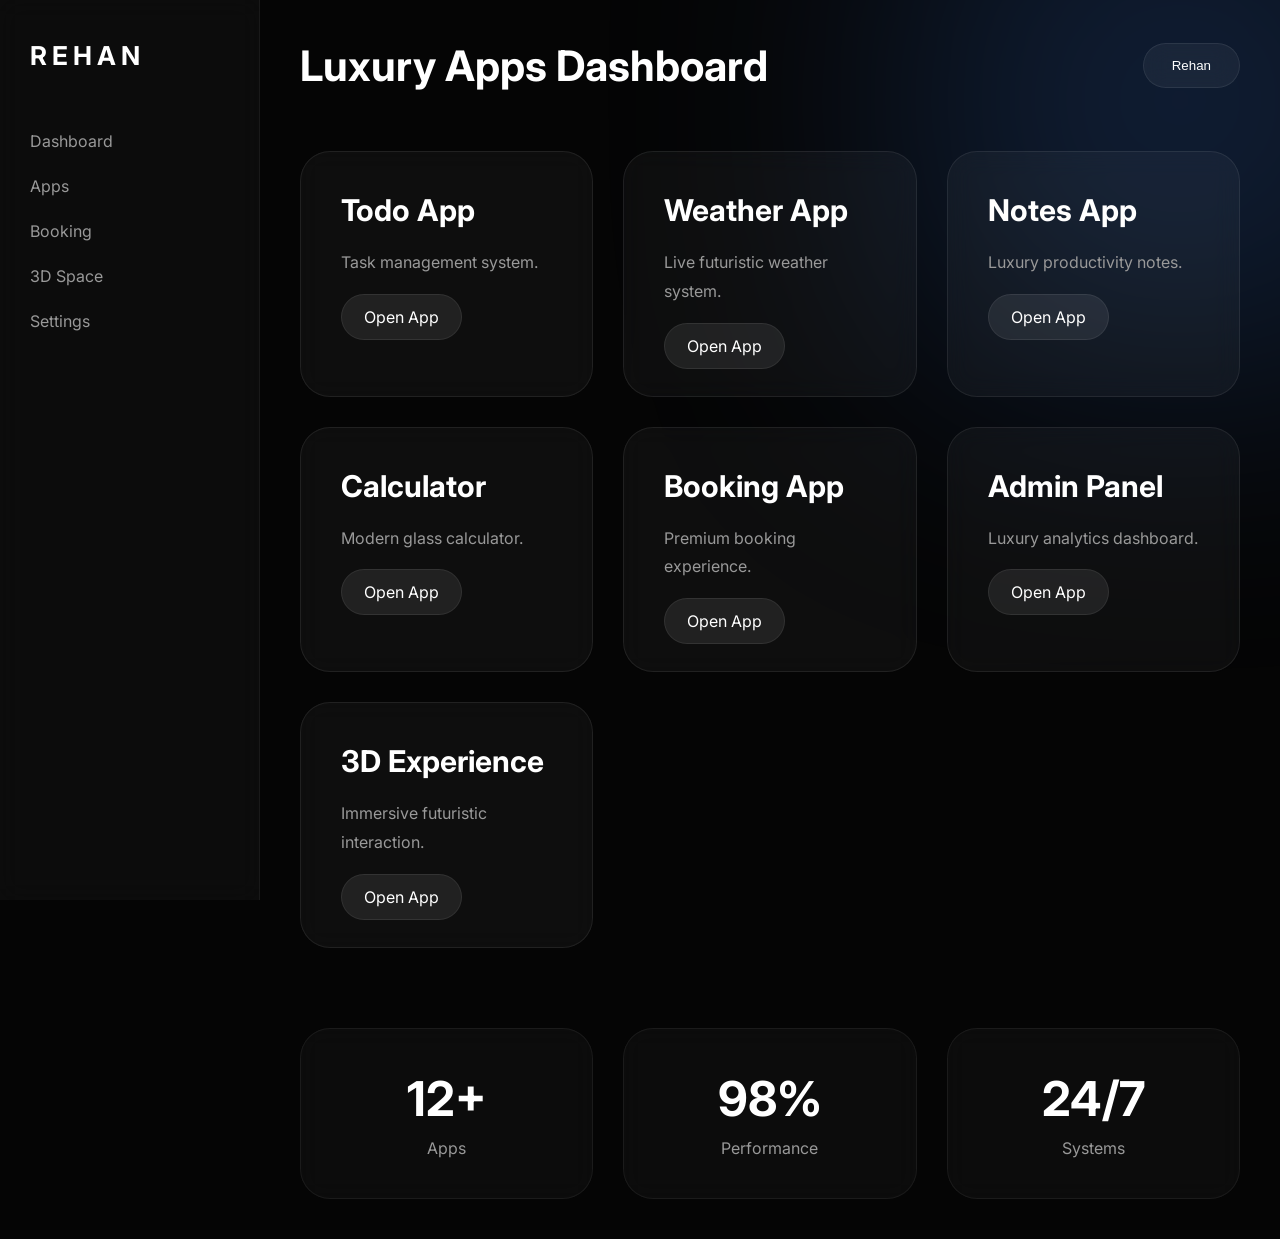
<file: dashboard/index.html>
<!DOCTYPE html>
<html lang="en">
<head>
  <meta charset="UTF-8">
  <meta name="viewport" content="width=device-width, initial-scale=1.0">

  <title>REHAN Dashboard</title>

  <link rel="preconnect" href="https://fonts.googleapis.com">

  <link href="https://fonts.googleapis.com/css2?family=Inter:wght@300;400;500;600;700&display=swap" rel="stylesheet">

  <link rel="stylesheet" href="style.css">
</head>
<body>

<div class="bg-glow"></div>

<!-- SIDEBAR -->

<aside class="sidebar">

  <div class="logo">
    REHAN
  </div>

  <nav>

    <a href="#">Dashboard</a>
    <a href="#">Apps</a>
    <a href="#">Booking</a>
    <a href="#">3D Space</a>
    <a href="#">Settings</a>

  </nav>

</aside>

<!-- MAIN -->

<main class="main">

  <!-- TOPBAR -->

  <div class="topbar">

    <h1>
      Luxury Apps Dashboard
    </h1>

    <button class="profile-btn">
      Rehan
    </button>

  </div>

  <!-- APP GRID -->

  <section class="apps-grid">

    <div class="app-card">
      <h2>Todo App</h2>
      <p>Task management system.</p>

     <a href="todo.html">Open App</a>
    </div>

    <div class="app-card">
      <h2>Weather App</h2>
      <p>Live futuristic weather system.</p>

      <a href="weather.html">Open App</a>
    </div>

    <div class="app-card">
      <h2>Notes App</h2>
      <p>Luxury productivity notes.</p>

     <a href="notes.html">Open App</a>
    </div>

    <div class="app-card">
      <h2>Calculator</h2>
      <p>Modern glass calculator.</p>

     <a href="calculator.html">Open App</a>
    </div>

    <div class="app-card">
      <h2>Booking App</h2>
      <p>Premium booking experience.</p>

     <a href="booking.html">Open App</a>
    </div>

    <div class="app-card">

  <h2>Admin Panel</h2>

  <p>Luxury analytics dashboard.</p>

  <a href="admin.html">
    Open App
  </a>

</div>
    
    <div class="app-card">

  <h2>3D Experience</h2>

  <p>Immersive futuristic interaction.</p>

  <a href="3d.html">
    Open App
  </a>

</div>

  </section>

  <!-- STATS -->

  <section class="stats">

    <div class="stat-box">
      <h3>12+</h3>
      <p>Apps</p>
    </div>

    <div class="stat-box">
      <h3>98%</h3>
      <p>Performance</p>
    </div>

    <div class="stat-box">
      <h3>24/7</h3>
      <p>Systems</p>
    </div>

  </section>

</main>

<script src="script.js"></script>
</body>
</html>
</file>
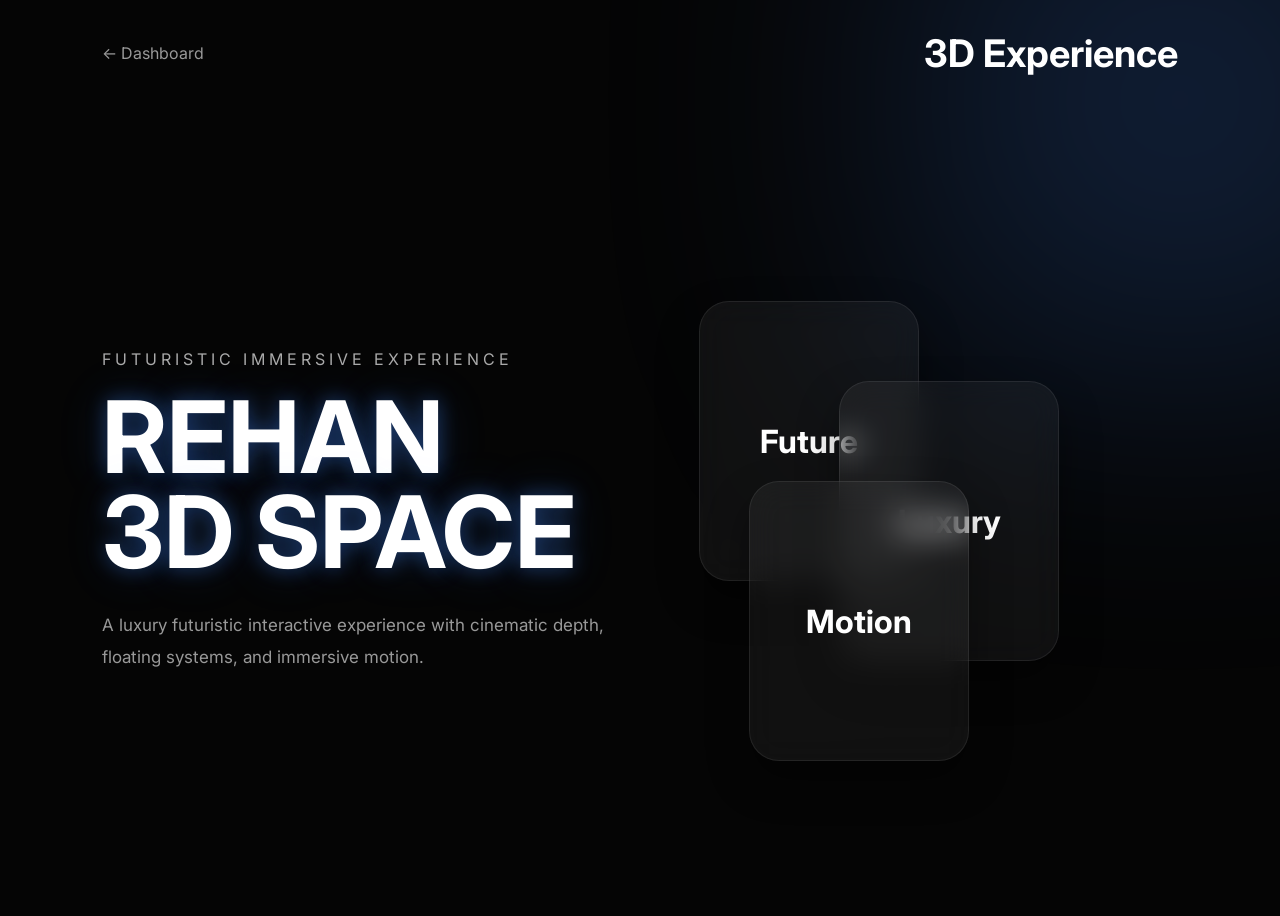
<file: 3d.html>
<!DOCTYPE html>
<html lang="en">
<head>
  <meta charset="UTF-8">
  <meta name="viewport" content="width=device-width, initial-scale=1.0">

  <title>REHAN 3D</title>

  <link rel="preconnect" href="https://fonts.googleapis.com">

  <link href="https://fonts.googleapis.com/css2?family=Inter:wght@300;400;500;600;700&display=swap" rel="stylesheet">

  <link rel="stylesheet" href="3d.css">
</head>
<body>

<div class="bg-glow"></div>

<!-- NAVBAR -->

<header class="navbar">

  <a href="index.html" class="back-btn">
    ← Dashboard
  </a>

  <h1>3D Experience</h1>

</header>

<!-- HERO -->

<section class="hero">

  <div class="hero-text">

    <p class="small-text">
      FUTURISTIC IMMERSIVE EXPERIENCE
    </p>

    <h1>
      REHAN<br>
      3D SPACE
    </h1>

    <p class="description">
      A luxury futuristic interactive experience with
      cinematic depth, floating systems, and immersive motion.
    </p>

  </div>

  <!-- 3D AREA -->

  <div class="scene">

    <div class="card card1">
      Future
    </div>

    <div class="card card2">
      Luxury
    </div>

    <div class="card card3">
      Motion
    </div>

  </div>

</section>

<script src="3d.js"></script>
</body>
</html>
</file>
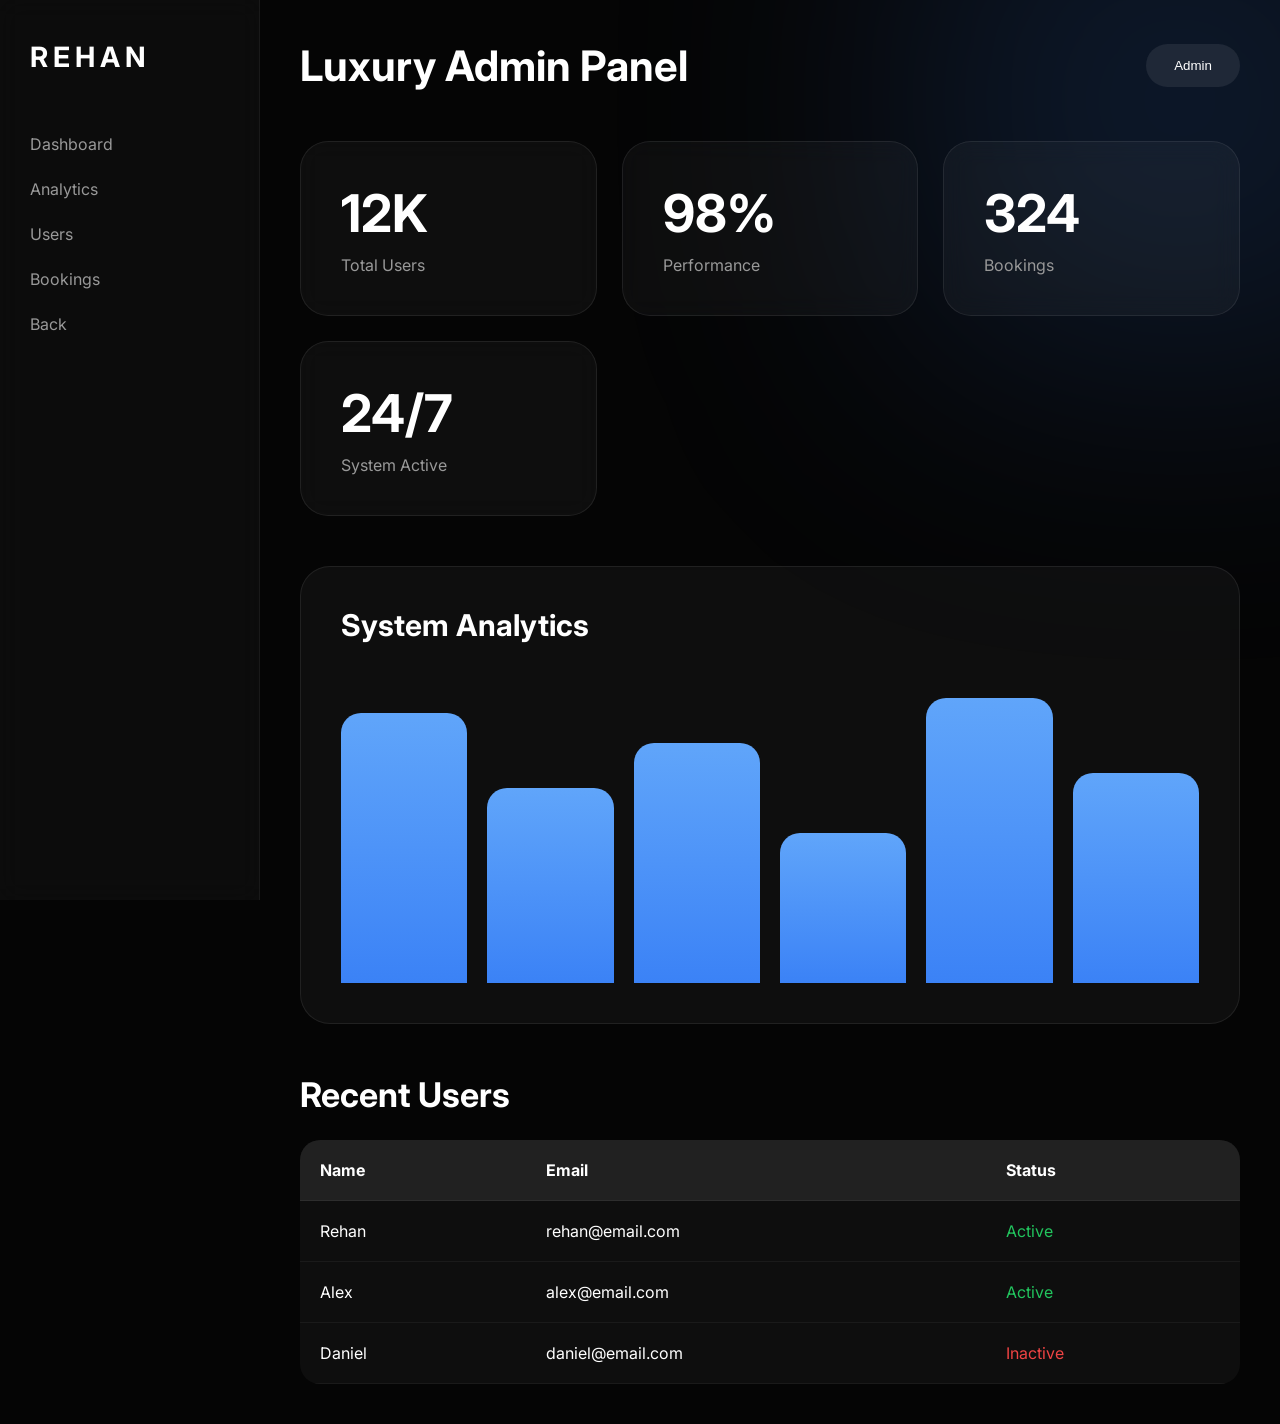
<file: admin.html>
<!DOCTYPE html>
<html lang="en">
<head>
  <meta charset="UTF-8">
  <meta name="viewport" content="width=device-width, initial-scale=1.0">

  <title>REHAN Admin</title>

  <link rel="preconnect" href="https://fonts.googleapis.com">

  <link href="https://fonts.googleapis.com/css2?family=Inter:wght@300;400;500;600;700&display=swap" rel="stylesheet">

  <link rel="stylesheet" href="admin.css">
</head>
<body>

<div class="bg-glow"></div>

<!-- SIDEBAR -->

<aside class="sidebar">

  <div class="logo">
    REHAN
  </div>

  <nav>

    <a href="#">Dashboard</a>
    <a href="#">Analytics</a>
    <a href="#">Users</a>
    <a href="#">Bookings</a>
    <a href="index.html">Back</a>

  </nav>

</aside>

<!-- MAIN -->

<main class="main">

  <!-- TOPBAR -->

  <div class="topbar">

    <h1>Luxury Admin Panel</h1>

    <button class="admin-btn">
      Admin
    </button>

  </div>

  <!-- STATS -->

  <section class="stats-grid">

    <div class="stat-card">
      <h2>12K</h2>
      <p>Total Users</p>
    </div>

    <div class="stat-card">
      <h2>98%</h2>
      <p>Performance</p>
    </div>

    <div class="stat-card">
      <h2>324</h2>
      <p>Bookings</p>
    </div>

    <div class="stat-card">
      <h2>24/7</h2>
      <p>System Active</p>
    </div>

  </section>

  <!-- ANALYTICS -->

  <section class="analytics">

    <div class="chart-card">

      <h3>System Analytics</h3>

      <div class="bars">

        <div class="bar" style="height: 90%"></div>
        <div class="bar" style="height: 65%"></div>
        <div class="bar" style="height: 80%"></div>
        <div class="bar" style="height: 50%"></div>
        <div class="bar" style="height: 95%"></div>
        <div class="bar" style="height: 70%"></div>

      </div>

    </div>

  </section>

  <!-- USERS TABLE -->

  <section class="users-section">

    <h2>Recent Users</h2>

    <div class="table-container">

      <table>

        <thead>

          <tr>
            <th>Name</th>
            <th>Email</th>
            <th>Status</th>
          </tr>

        </thead>

        <tbody>

          <tr>
            <td>Rehan</td>
            <td>rehan@email.com</td>
            <td class="active">Active</td>
          </tr>

          <tr>
            <td>Alex</td>
            <td>alex@email.com</td>
            <td class="active">Active</td>
          </tr>

          <tr>
            <td>Daniel</td>
            <td>daniel@email.com</td>
            <td class="inactive">Inactive</td>
          </tr>

        </tbody>

      </table>

    </div>

  </section>

</main>

<script src="admin.js"></script>
</body>
</html>
</file>
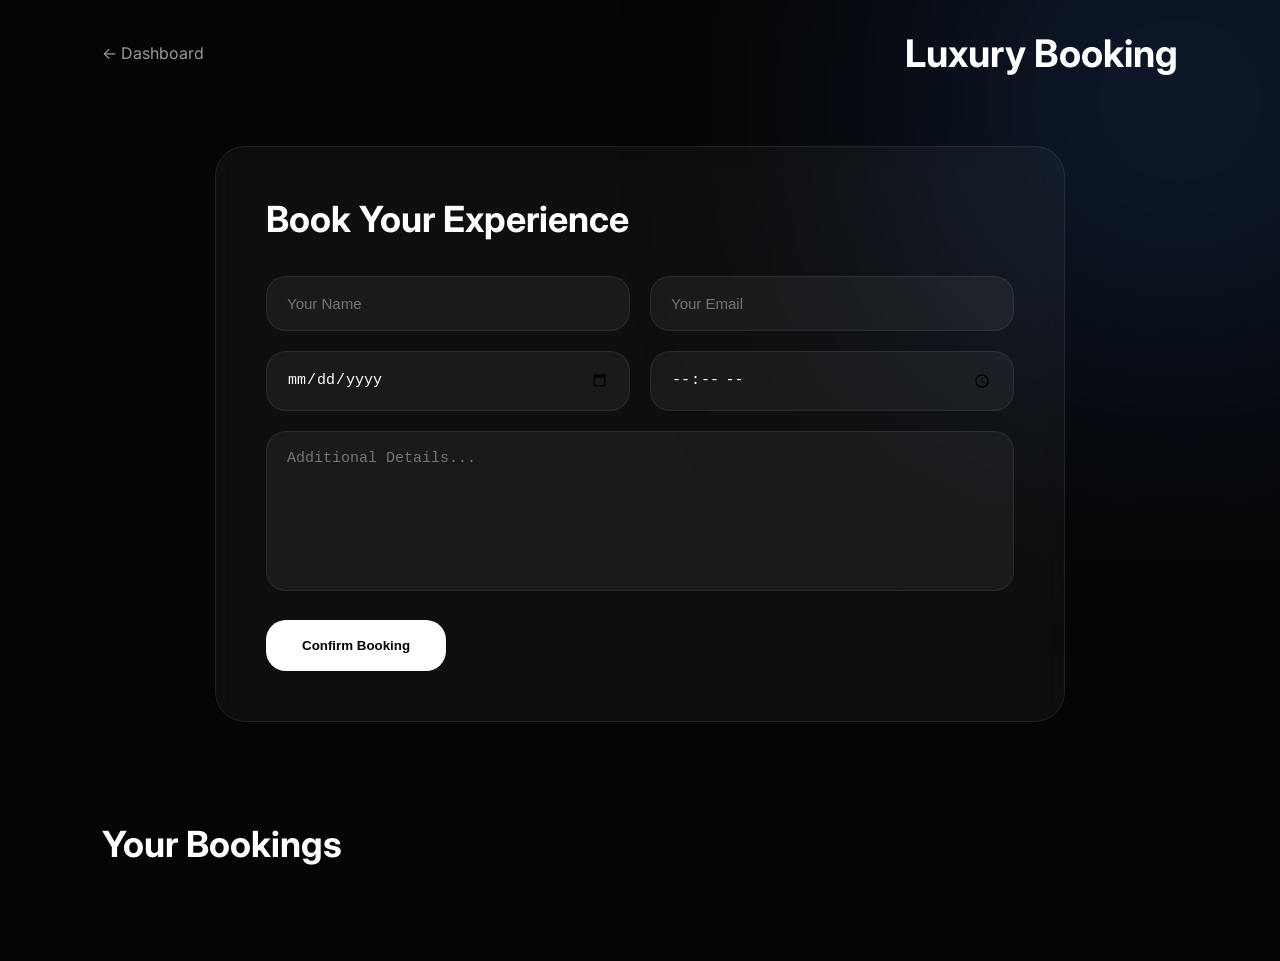
<file: booking.html>
<!DOCTYPE html>
<html lang="en">
<head>
  <meta charset="UTF-8">
  <meta name="viewport" content="width=device-width, initial-scale=1.0">

  <title>REHAN Booking</title>

  <link rel="preconnect" href="https://fonts.googleapis.com">

  <link href="https://fonts.googleapis.com/css2?family=Inter:wght@300;400;500;600;700&display=swap" rel="stylesheet">

  <link rel="stylesheet" href="booking.css">
</head>
<body>

<div class="bg-glow"></div>

<!-- NAVBAR -->

<header class="navbar">

  <a href="index.html" class="back-btn">
    ← Dashboard
  </a>

  <h1>Luxury Booking</h1>

</header>

<!-- BOOKING SECTION -->

<section class="booking-container">

  <div class="booking-box">

    <h2>Book Your Experience</h2>

    <div class="form-group">

      <input
        type="text"
        id="name"
        placeholder="Your Name"
      >

      <input
        type="email"
        id="email"
        placeholder="Your Email"
      >

    </div>

    <div class="form-group">

      <input
        type="date"
        id="date"
      >

      <input
        type="time"
        id="time"
      >

    </div>

    <textarea
      id="message"
      placeholder="Additional Details..."
    ></textarea>

    <button onclick="addBooking()">
      Confirm Booking
    </button>

  </div>

</section>

<!-- BOOKINGS -->

<section class="bookings-section">

  <h2>Your Bookings</h2>

  <div id="bookingList" class="booking-list"></div>

</section>

<script src="booking.js"></script>
</body>
</html>
</file>
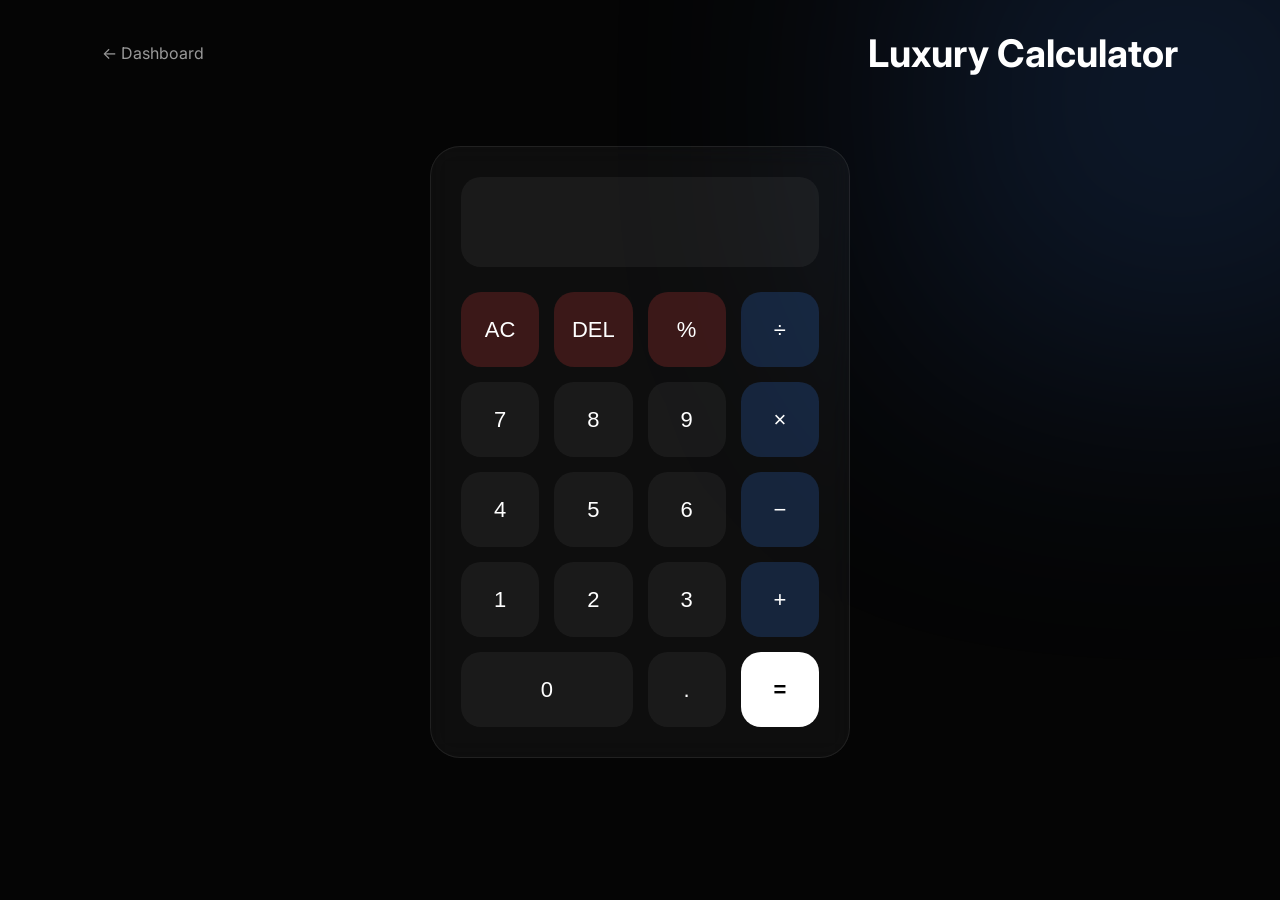
<file: calculator.html>
<!DOCTYPE html>
<html lang="en">
<head>
  <meta charset="UTF-8">
  <meta name="viewport" content="width=device-width, initial-scale=1.0">

  <title>REHAN Calculator</title>

  <link rel="preconnect" href="https://fonts.googleapis.com">

  <link href="https://fonts.googleapis.com/css2?family=Inter:wght@300;400;500;600;700&display=swap" rel="stylesheet">

  <link rel="stylesheet" href="calculator.css">
</head>
<body>

<div class="bg-glow"></div>

<!-- NAVBAR -->

<header class="navbar">

  <a href="index.html" class="back-btn">
    ← Dashboard
  </a>

  <h1>Luxury Calculator</h1>

</header>

<!-- CALCULATOR -->

<section class="calculator-container">

  <div class="calculator">

    <input
      type="text"
      id="display"
      readonly
    >

    <div class="buttons">

      <button onclick="clearDisplay()" class="special">
        AC
      </button>

      <button onclick="deleteLast()" class="special">
        DEL
      </button>

      <button onclick="appendValue('%')" class="special">
        %
      </button>

      <button onclick="appendValue('/')" class="operator">
        ÷
      </button>

      <button onclick="appendValue('7')">7</button>
      <button onclick="appendValue('8')">8</button>
      <button onclick="appendValue('9')">9</button>

      <button onclick="appendValue('*')" class="operator">
        ×
      </button>

      <button onclick="appendValue('4')">4</button>
      <button onclick="appendValue('5')">5</button>
      <button onclick="appendValue('6')">6</button>

      <button onclick="appendValue('-')" class="operator">
        −
      </button>

      <button onclick="appendValue('1')">1</button>
      <button onclick="appendValue('2')">2</button>
      <button onclick="appendValue('3')">3</button>

      <button onclick="appendValue('+')" class="operator">
        +
      </button>

      <button onclick="appendValue('0')" class="zero">
        0
      </button>

      <button onclick="appendValue('.')">
        .
      </button>

      <button onclick="calculate()" class="equal">
        =
      </button>

    </div>

  </div>

</section>

<script src="calculator.js"></script>
</body>
</html>
</file>
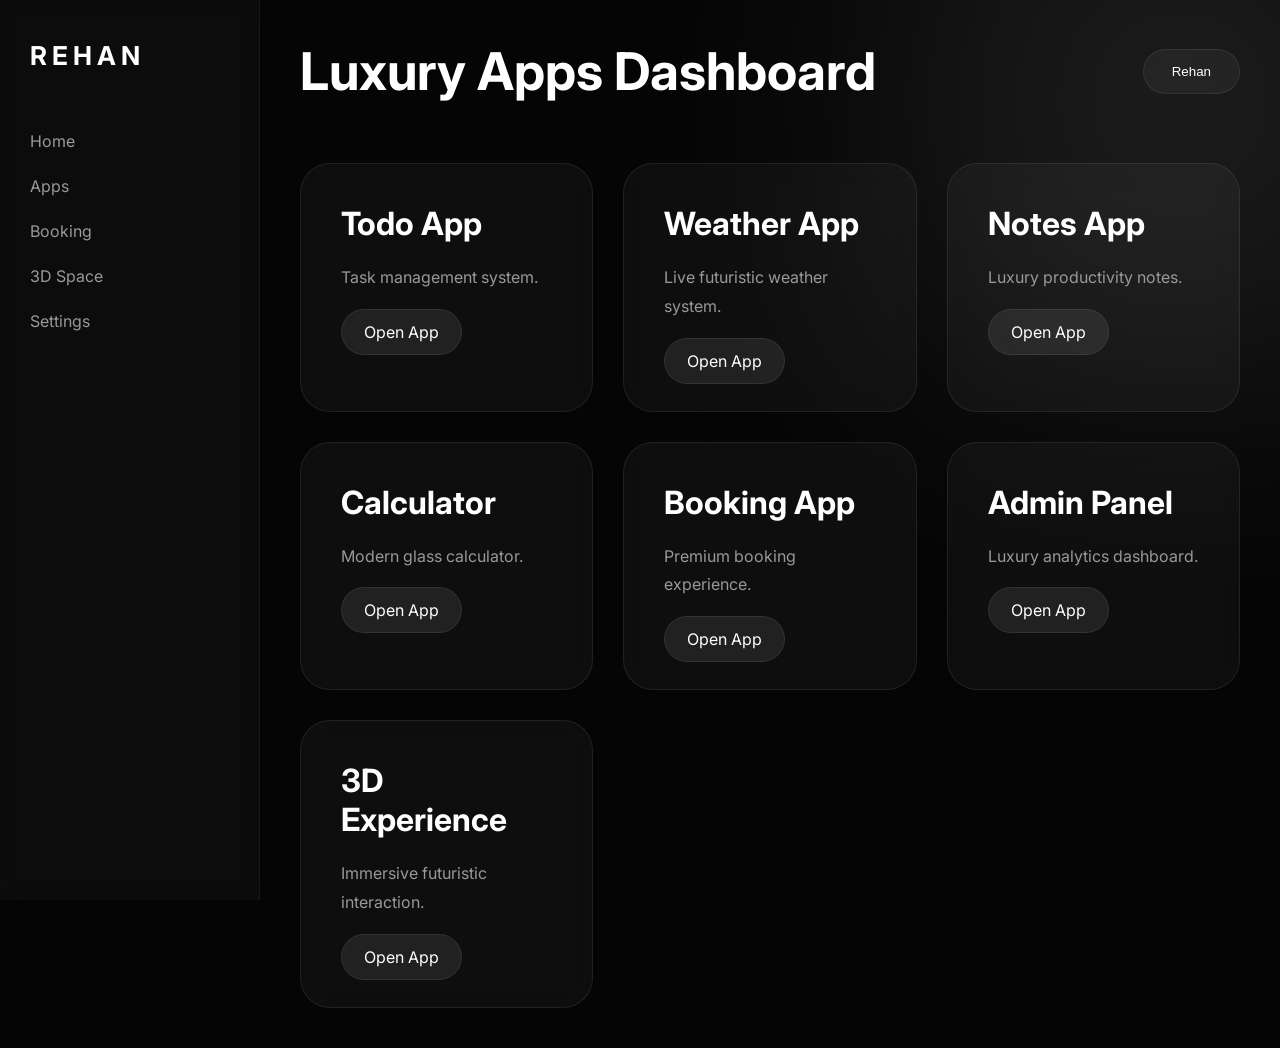
<file: dashboard.html>
<!DOCTYPE html>
<html lang="en">
<head>
  <meta charset="UTF-8">
  <meta name="viewport" content="width=device-width, initial-scale=1.0">

  <title>REHAN Dashboard</title>

  <link rel="preconnect" href="https://fonts.googleapis.com">

  <link href="https://fonts.googleapis.com/css2?family=Inter:wght@300;400;500;600;700&display=swap" rel="stylesheet">

  <link rel="stylesheet" href="dashboard.css">
</head>
<body>

<div class="bg-glow"></div>

<!-- SIDEBAR -->

<aside class="sidebar">

  <div class="logo">
    REHAN
  </div>

  <nav>

    <a href="index.html">Home</a>
    <a href="#">Apps</a>
    <a href="#">Booking</a>
    <a href="#">3D Space</a>
    <a href="#">Settings</a>

  </nav>

</aside>

<!-- MAIN -->

<main class="main">

  <div class="topbar">

    <h1>
      Luxury Apps Dashboard
    </h1>

    <button class="profile-btn">
      Rehan
    </button>

  </div>

  <!-- APPS -->

  <section class="apps-grid">

    <div class="app-card">
      <h2>Todo App</h2>
      <p>Task management system.</p>

      <a href="todo.html">
        Open App
      </a>
    </div>

    <div class="app-card">
      <h2>Weather App</h2>
      <p>Live futuristic weather system.</p>

      <a href="weather.html">
        Open App
      </a>
    </div>

    <div class="app-card">
      <h2>Notes App</h2>
      <p>Luxury productivity notes.</p>

      <a href="notes.html">
        Open App
      </a>
    </div>

    <div class="app-card">
      <h2>Calculator</h2>
      <p>Modern glass calculator.</p>

      <a href="calculator.html">
        Open App
      </a>
    </div>

    <div class="app-card">
      <h2>Booking App</h2>
      <p>Premium booking experience.</p>

      <a href="booking.html">
        Open App
      </a>
    </div>

    <div class="app-card">
      <h2>Admin Panel</h2>
      <p>Luxury analytics dashboard.</p>

      <a href="admin.html">
        Open App
      </a>
    </div>

    <div class="app-card">
      <h2>3D Experience</h2>
      <p>Immersive futuristic interaction.</p>

      <a href="3d.html">
        Open App
      </a>
    </div>

  </section>

</main>

<script src="dashboard.js"></script>
</body>
</html>
</file>
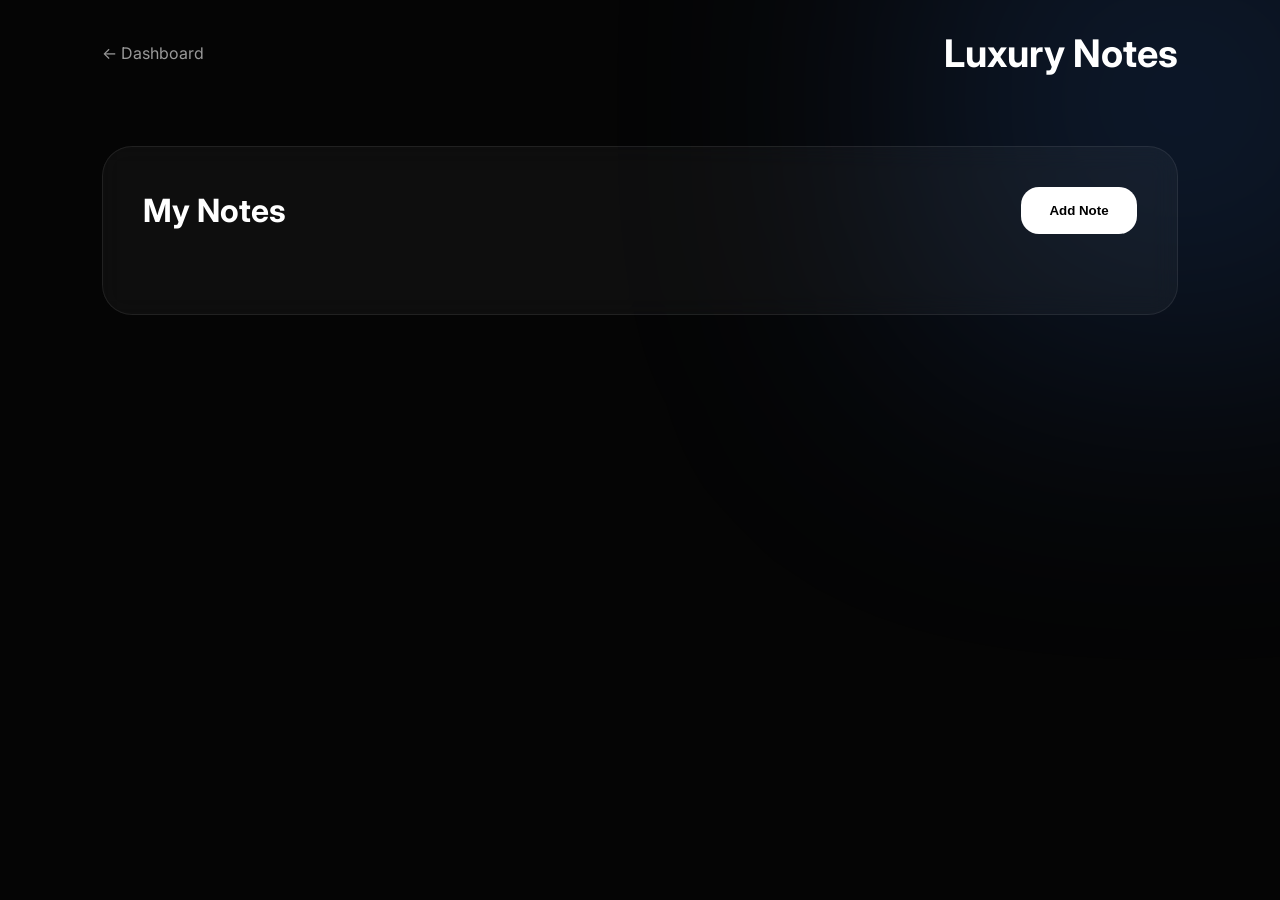
<file: notes.html>
<!DOCTYPE html>
<html lang="en">
<head>
  <meta charset="UTF-8">
  <meta name="viewport" content="width=device-width, initial-scale=1.0">

  <title>REHAN Notes</title>

  <link rel="preconnect" href="https://fonts.googleapis.com">

  <link href="https://fonts.googleapis.com/css2?family=Inter:wght@300;400;500;600;700&display=swap" rel="stylesheet">

  <link rel="stylesheet" href="notes.css">
</head>
<body>

<div class="bg-glow"></div>

<!-- NAVBAR -->

<header class="navbar">

  <a href="index.html" class="back-btn">
    ← Dashboard
  </a>

  <h1>Luxury Notes</h1>

</header>

<!-- NOTES SECTION -->

<section class="notes-container">

  <div class="notes-box">

    <div class="top-section">

      <h2>My Notes</h2>

      <button onclick="addNote()">
        Add Note
      </button>

    </div>

    <div id="notesGrid" class="notes-grid"></div>

  </div>

</section>

<script src="notes.js"></script>
</body>
</html>
</file>
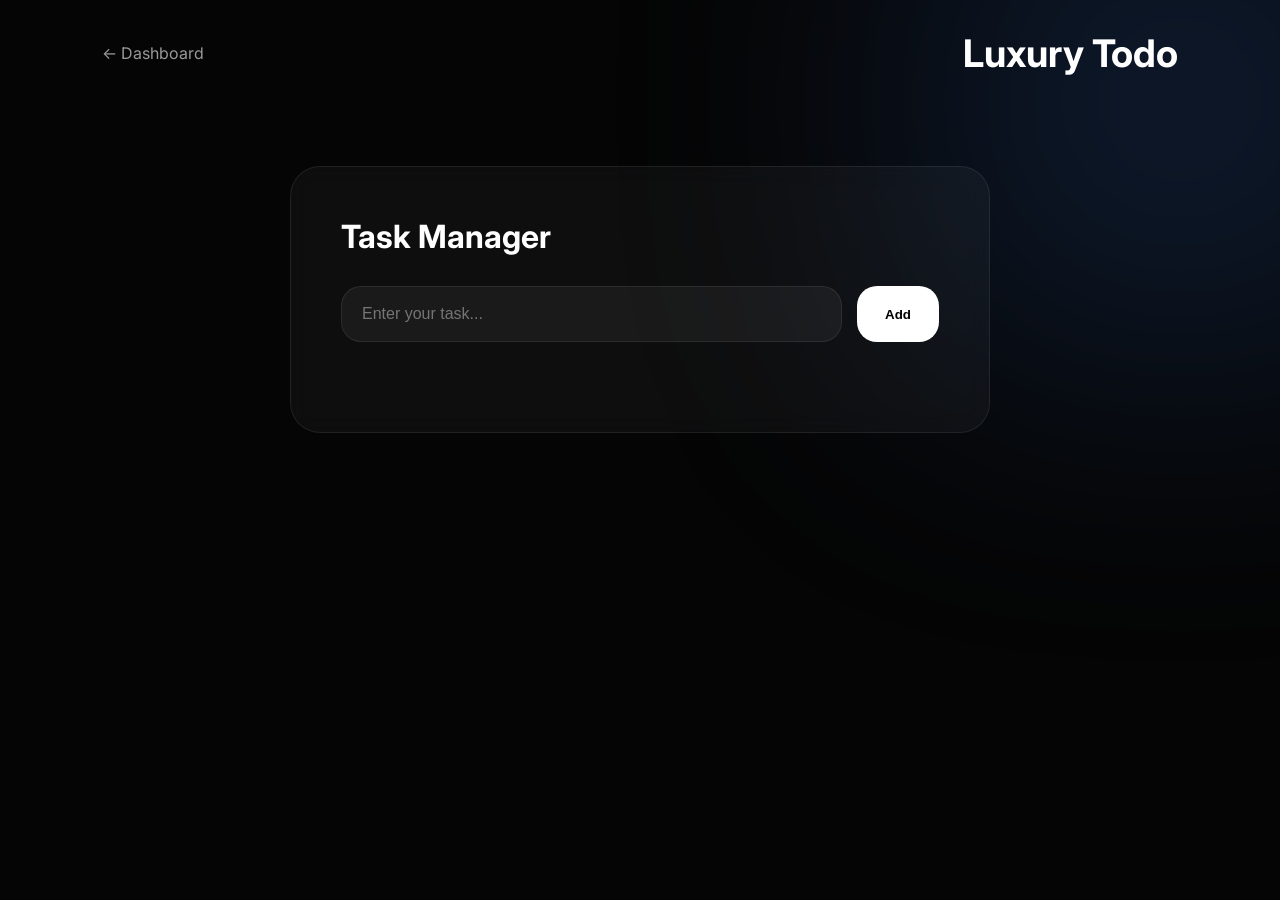
<file: todo.html>
<!DOCTYPE html>
<html lang="en">
<head>
  <meta charset="UTF-8">
  <meta name="viewport" content="width=device-width, initial-scale=1.0">

  <title>REHAN Todo</title>

  <link rel="preconnect" href="https://fonts.googleapis.com">

  <link href="https://fonts.googleapis.com/css2?family=Inter:wght@300;400;500;600;700&display=swap" rel="stylesheet">

  <link rel="stylesheet" href="todo.css">
</head>
<body>

<div class="bg-glow"></div>

<!-- NAVBAR -->

<header class="navbar">

  <a href="index.html" class="back-btn">
    ← Dashboard
  </a>

  <h1>Luxury Todo</h1>

</header>

<!-- TODO CONTAINER -->

<section class="todo-container">

  <div class="todo-box">

    <h2>Task Manager</h2>

    <div class="input-group">

      <input
        type="text"
        id="taskInput"
        placeholder="Enter your task..."
      >

      <button onclick="addTask()">
        Add
      </button>

    </div>

    <ul id="taskList"></ul>

  </div>

</section>

<script src="todo.js"></script>
</body>
</html>
</file>
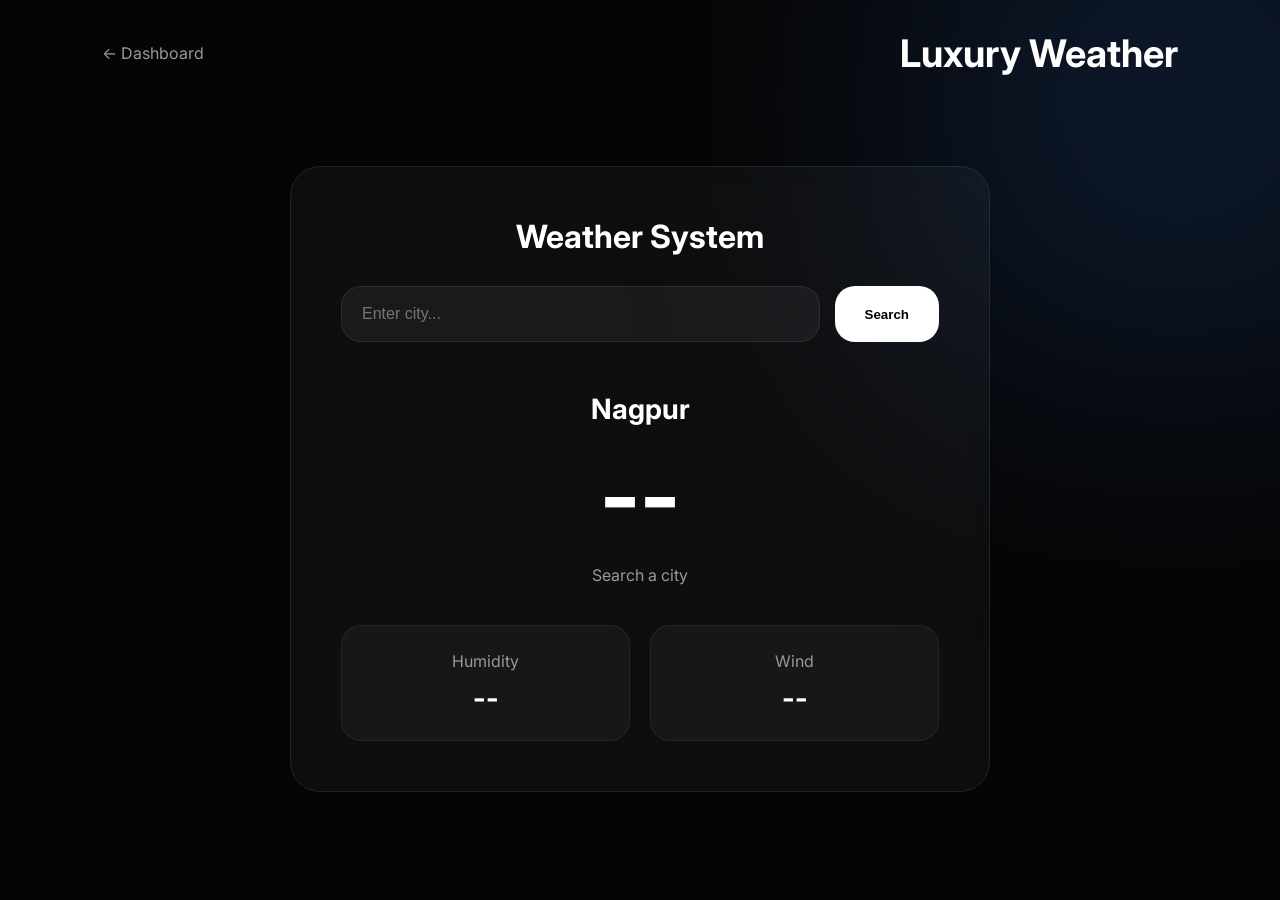
<file: weather.html>
<!DOCTYPE html>
<html lang="en">
<head>
  <meta charset="UTF-8">
  <meta name="viewport" content="width=device-width, initial-scale=1.0">

  <title>REHAN Weather</title>

  <link rel="preconnect" href="https://fonts.googleapis.com">

  <link href="https://fonts.googleapis.com/css2?family=Inter:wght@300;400;500;600;700&display=swap" rel="stylesheet">

  <link rel="stylesheet" href="weather.css">
</head>
<body>

<div class="bg-glow"></div>

<!-- NAVBAR -->

<header class="navbar">

  <a href="index.html" class="back-btn">
    ← Dashboard
  </a>

  <h1>Luxury Weather</h1>

</header>

<!-- WEATHER SECTION -->

<section class="weather-container">

  <div class="weather-box">

    <h2>Weather System</h2>

    <div class="search-box">

      <input
        type="text"
        id="cityInput"
        placeholder="Enter city..."
      >

      <button onclick="getWeather()">
        Search
      </button>

    </div>

    <div class="weather-result" id="weatherResult">

      <h3 id="cityName">
        Nagpur
      </h3>

      <h1 id="temperature">
        --
      </h1>

      <p id="condition">
        Search a city
      </p>

      <div class="details">

        <div class="detail-card">
          <p>Humidity</p>
          <h4 id="humidity">
            --
          </h4>
        </div>

        <div class="detail-card">
          <p>Wind</p>
          <h4 id="wind">
            --
          </h4>
        </div>

      </div>

    </div>

  </div>

</section>

<script src="weather.js"></script>
</body>
</html>
</file>
<file: dashboard/style.css>
* {
  margin: 0;
  padding: 0;
  box-sizing: border-box;
}

body {
  font-family: "Inter", sans-serif;

  background: #050505;
  color: white;

  display: flex;

  overflow-x: hidden;
}

/* BACKGROUND GLOW */

.bg-glow {
  position: fixed;

  width: 700px;
  height: 700px;

  background: radial-gradient(circle, rgba(59,130,246,0.25), transparent);

  top: -250px;
  right: -250px;

  filter: blur(120px);

  z-index: -1;
}

/* SIDEBAR */

.sidebar {
  width: 260px;
  height: 100vh;

  position: fixed;

  background: rgba(255,255,255,0.03);

  backdrop-filter: blur(12px);

  border-right: 1px solid rgba(255,255,255,0.05);

  padding: 40px 30px;
}

.logo {
  font-size: 26px;
  font-weight: 700;

  letter-spacing: 5px;

  margin-bottom: 60px;
}

nav {
  display: flex;
  flex-direction: column;
}

nav a {
  text-decoration: none;
  color: #999;

  margin-bottom: 25px;

  transition: 0.3s;
}

nav a:hover {
  color: white;
}

/* MAIN */

.main {
  margin-left: 260px;

  width: 100%;

  padding: 40px;
}

/* TOPBAR */

.topbar {
  display: flex;
  justify-content: space-between;
  align-items: center;

  margin-bottom: 60px;
}

.topbar h1 {
  font-size: 42px;
}

.profile-btn {
  padding: 14px 28px;

  border-radius: 40px;

  border: 1px solid rgba(255,255,255,0.08);

  background: rgba(255,255,255,0.05);

  color: white;

  backdrop-filter: blur(12px);

  cursor: pointer;

  transition: 0.4s;
}

.profile-btn:hover {
  transform: translateY(-4px);
}

/* APP GRID */

.apps-grid {
  display: grid;

  grid-template-columns: repeat(auto-fit, minmax(280px,1fr));

  gap: 30px;
}

.app-card {
  background: rgba(255,255,255,0.04);

  border: 1px solid rgba(255,255,255,0.08);

  border-radius: 30px;

  padding: 40px;

  backdrop-filter: blur(12px);

  transition: 0.4s;
}

.app-card:hover {
  transform:
    translateY(-10px)
    rotateX(4deg)
    rotateY(-4deg);

  border-color: rgba(255,255,255,0.15);
}

.app-card h2 {
  margin-bottom: 20px;

  font-size: 30px;
}

.app-card p {
  color: #999;

  line-height: 1.8;

  margin-bottom: 30px;
}

.app-card a {
  text-decoration: none;

  color: white;

  padding: 12px 22px;

  border-radius: 30px;

  background: rgba(255,255,255,0.08);

  border: 1px solid rgba(255,255,255,0.08);

  transition: 0.3s;
}

.app-card a:hover {
  background: white;
  color: black;
}

/* STATS */

.stats {
  display: grid;

  grid-template-columns: repeat(auto-fit, minmax(220px,1fr));

  gap: 30px;

  margin-top: 80px;
}

.stat-box {
  background: rgba(255,255,255,0.03);

  border: 1px solid rgba(255,255,255,0.06);

  border-radius: 30px;

  padding: 40px;

  text-align: center;

  backdrop-filter: blur(12px);

  transition: 0.4s;
}

.stat-box:hover {
  transform: translateY(-8px);
}

.stat-box h3 {
  font-size: 48px;

  margin-bottom: 10px;
}

.stat-box p {
  color: #999;
}

/* RESPONSIVE */

@media (max-width: 900px) {

  .sidebar {
    display: none;
  }

  .main {
    margin-left: 0;
  }

  .topbar {
    flex-direction: column;
    align-items: flex-start;

    gap: 20px;
  }

  .topbar h1 {
    font-size: 32px;
  }

}
</file>
<file: 3d.css>
* {
  margin: 0;
  padding: 0;
  box-sizing: border-box;
}

body {
  font-family: "Inter", sans-serif;

  background: #050505;
  color: white;

  min-height: 100vh;

  overflow: hidden;
}

/* GLOW */

.bg-glow {
  position: fixed;

  width: 700px;
  height: 700px;

  background: radial-gradient(circle, rgba(59,130,246,0.25), transparent);

  top: -250px;
  right: -250px;

  filter: blur(120px);

  z-index: -1;
}

/* NAVBAR */

.navbar {
  display: flex;
  justify-content: space-between;
  align-items: center;

  padding: 30px 8%;
}

.back-btn {
  text-decoration: none;

  color: #999;

  transition: 0.3s;
}

.back-btn:hover {
  color: white;
}

.navbar h1 {
  font-size: 38px;
}

/* HERO */

.hero {
  min-height: 90vh;

  display: grid;
  grid-template-columns: 1fr 1fr;

  align-items: center;

  padding: 0 8%;
}

/* TEXT */

.small-text {
  letter-spacing: 4px;

  color: #aaa;

  margin-bottom: 20px;
}

.hero h1 {
  font-size: 100px;

  line-height: 0.95;

  margin-bottom: 30px;

  text-shadow:
    0 0 20px rgba(59,130,246,0.4),
    0 0 50px rgba(59,130,246,0.2);
}

.description {
  max-width: 550px;

  line-height: 1.9;

  color: #999;

  font-size: 17px;
}

/* 3D SCENE */

.scene {
  position: relative;

  width: 500px;
  height: 500px;

  margin: auto;

  perspective: 1200px;
}

/* CARDS */

.card {
  position: absolute;

  width: 220px;
  height: 280px;

  border-radius: 30px;

  background: rgba(255,255,255,0.05);

  border: 1px solid rgba(255,255,255,0.08);

  backdrop-filter: blur(16px);

  display: flex;
  justify-content: center;
  align-items: center;

  font-size: 32px;
  font-weight: 700;

  transition: 0.2s;

  box-shadow:
    0 20px 40px rgba(0,0,0,0.4);
}

/* POSITIONS */

.card1 {
  top: 40px;
  left: 40px;
}

.card2 {
  top: 120px;
  left: 180px;
}

.card3 {
  top: 220px;
  left: 90px;
}

/* FLOATING */

.card1 {
  animation: float1 5s ease-in-out infinite;
}

.card2 {
  animation: float2 6s ease-in-out infinite;
}

.card3 {
  animation: float3 7s ease-in-out infinite;
}

@keyframes float1 {

  50% {
    transform: translateY(-20px);
  }

}

@keyframes float2 {

  50% {
    transform: translateY(-30px);
  }

}

@keyframes float3 {

  50% {
    transform: translateY(-25px);
  }

}

/* RESPONSIVE */

@media (max-width: 900px) {

  body {
    overflow-y: auto;
  }

  .hero {
    grid-template-columns: 1fr;

    padding-top: 60px;

    gap: 80px;
  }

  .hero h1 {
    font-size: 60px;
  }

  .scene {
    width: 100%;
    height: 500px;
  }

}
</file>
<file: admin.css>
* {
  margin: 0;
  padding: 0;
  box-sizing: border-box;
}

body {
  font-family: "Inter", sans-serif;

  background: #050505;
  color: white;

  display: flex;

  overflow-x: hidden;
}

/* BACKGROUND */

.bg-glow {
  position: fixed;

  width: 700px;
  height: 700px;

  background: radial-gradient(circle, rgba(59,130,246,0.2), transparent);

  top: -250px;
  right: -250px;

  filter: blur(120px);

  z-index: -1;
}

/* SIDEBAR */

.sidebar {
  width: 260px;
  height: 100vh;

  position: fixed;

  background: rgba(255,255,255,0.03);

  border-right: 1px solid rgba(255,255,255,0.05);

  backdrop-filter: blur(12px);

  padding: 40px 30px;
}

.logo {
  font-size: 28px;

  font-weight: 700;

  letter-spacing: 5px;

  margin-bottom: 60px;
}

nav {
  display: flex;
  flex-direction: column;
}

nav a {
  text-decoration: none;

  color: #999;

  margin-bottom: 25px;

  transition: 0.3s;
}

nav a:hover {
  color: white;
}

/* MAIN */

.main {
  margin-left: 260px;

  width: 100%;

  padding: 40px;
}

/* TOPBAR */

.topbar {
  display: flex;
  justify-content: space-between;
  align-items: center;

  margin-bottom: 50px;
}

.topbar h1 {
  font-size: 42px;
}

.admin-btn {
  padding: 14px 28px;

  border-radius: 40px;

  border: none;

  background: rgba(255,255,255,0.08);

  color: white;

  cursor: pointer;

  transition: 0.3s;
}

.admin-btn:hover {
  transform: translateY(-4px);
}

/* STATS */

.stats-grid {
  display: grid;

  grid-template-columns: repeat(auto-fit, minmax(220px,1fr));

  gap: 25px;

  margin-bottom: 50px;
}

.stat-card {
  background: rgba(255,255,255,0.04);

  border: 1px solid rgba(255,255,255,0.08);

  border-radius: 28px;

  padding: 40px;

  backdrop-filter: blur(12px);

  transition: 0.4s;
}

.stat-card:hover {
  transform: translateY(-8px);
}

.stat-card h2 {
  font-size: 52px;

  margin-bottom: 10px;
}

.stat-card p {
  color: #999;
}

/* ANALYTICS */

.chart-card {
  background: rgba(255,255,255,0.04);

  border: 1px solid rgba(255,255,255,0.08);

  border-radius: 30px;

  padding: 40px;

  margin-bottom: 50px;
}

.chart-card h3 {
  margin-bottom: 40px;

  font-size: 30px;
}

.bars {
  display: flex;
  align-items: flex-end;

  gap: 20px;

  height: 300px;
}

.bar {
  flex: 1;

  background: linear-gradient(
    to top,
    #3b82f6,
    #60a5fa
  );

  border-radius: 20px 20px 0 0;

  animation: grow 1s ease;
}

@keyframes grow {

  from {
    height: 0;
  }

}

/* USERS */

.users-section h2 {
  margin-bottom: 25px;

  font-size: 34px;
}

.table-container {
  overflow-x: auto;
}

table {
  width: 100%;

  border-collapse: collapse;

  background: rgba(255,255,255,0.04);

  border-radius: 20px;

  overflow: hidden;
}

th,
td {
  padding: 20px;

  text-align: left;
}

th {
  background: rgba(255,255,255,0.08);
}

tr {
  border-bottom: 1px solid rgba(255,255,255,0.05);
}

.active {
  color: #22c55e;
}

.inactive {
  color: #ef4444;
}

/* RESPONSIVE */

@media (max-width: 900px) {

  .sidebar {
    display: none;
  }

  .main {
    margin-left: 0;
  }

  .topbar {
    flex-direction: column;
    align-items: flex-start;

    gap: 20px;
  }

  .topbar h1 {
    font-size: 32px;
  }

}
</file>
<file: booking.css>
* {
  margin: 0;
  padding: 0;
  box-sizing: border-box;
}

body {
  font-family: "Inter", sans-serif;

  background: #050505;
  color: white;

  min-height: 100vh;

  overflow-x: hidden;
}

/* BACKGROUND */

.bg-glow {
  position: fixed;

  width: 700px;
  height: 700px;

  background: radial-gradient(circle, rgba(59,130,246,0.2), transparent);

  top: -250px;
  right: -250px;

  filter: blur(120px);

  z-index: -1;
}

/* NAVBAR */

.navbar {
  display: flex;
  justify-content: space-between;
  align-items: center;

  padding: 30px 8%;
}

.back-btn {
  text-decoration: none;

  color: #999;

  transition: 0.3s;
}

.back-btn:hover {
  color: white;
}

.navbar h1 {
  font-size: 38px;
}

/* CONTAINER */

.booking-container {
  display: flex;
  justify-content: center;

  padding: 40px 20px;
}

/* BOOKING BOX */

.booking-box {
  width: 100%;
  max-width: 850px;

  background: rgba(255,255,255,0.04);

  border: 1px solid rgba(255,255,255,0.08);

  border-radius: 30px;

  padding: 50px;

  backdrop-filter: blur(12px);
}

.booking-box h2 {
  font-size: 36px;

  margin-bottom: 35px;
}

/* FORM */

.form-group {
  display: grid;

  grid-template-columns: 1fr 1fr;

  gap: 20px;

  margin-bottom: 20px;
}

input,
textarea {
  width: 100%;

  padding: 18px 20px;

  border-radius: 20px;

  border: 1px solid rgba(255,255,255,0.08);

  background: rgba(255,255,255,0.05);

  color: white;

  outline: none;

  font-size: 15px;
}

textarea {
  min-height: 160px;

  resize: none;

  margin-bottom: 25px;
}

/* BUTTON */

button {
  padding: 18px 36px;

  border-radius: 20px;

  border: none;

  background: white;

  color: black;

  font-weight: 600;

  cursor: pointer;

  transition: 0.3s;
}

button:hover {
  transform: translateY(-4px);
}

/* BOOKINGS */

.bookings-section {
  padding: 60px 8%;
}

.bookings-section h2 {
  margin-bottom: 35px;

  font-size: 36px;
}

.booking-list {
  display: grid;

  grid-template-columns: repeat(auto-fit, minmax(300px,1fr));

  gap: 25px;
}

/* BOOKING CARD */

.booking-card {
  background: rgba(255,255,255,0.04);

  border: 1px solid rgba(255,255,255,0.08);

  border-radius: 25px;

  padding: 30px;

  animation: fadeIn 0.4s ease;
}

.booking-card h3 {
  margin-bottom: 15px;
}

.booking-card p {
  color: #999;

  line-height: 1.8;

  margin-bottom: 10px;
}

.delete-btn {
  margin-top: 20px;

  background: #ef4444;

  color: white;

  padding: 12px 20px;

  border-radius: 14px;

  border: none;

  cursor: pointer;

  transition: 0.3s;
}

.delete-btn:hover {
  transform: scale(1.05);
}

/* ANIMATION */

@keyframes fadeIn {

  from {
    opacity: 0;
    transform: translateY(20px);
  }

  to {
    opacity: 1;
    transform: translateY(0);
  }

}

/* RESPONSIVE */

@media (max-width: 700px) {

  .form-group {
    grid-template-columns: 1fr;
  }

  .navbar h1 {
    font-size: 28px;
  }

  .booking-box {
    padding: 30px;
  }

}
</file>
<file: calculator.css>
* {
  margin: 0;
  padding: 0;
  box-sizing: border-box;
}

body {
  font-family: "Inter", sans-serif;

  background: #050505;
  color: white;

  min-height: 100vh;

  overflow-x: hidden;
}

/* BACKGROUND */

.bg-glow {
  position: fixed;

  width: 700px;
  height: 700px;

  background: radial-gradient(circle, rgba(59,130,246,0.2), transparent);

  top: -250px;
  right: -250px;

  filter: blur(120px);

  z-index: -1;
}

/* NAVBAR */

.navbar {
  display: flex;
  justify-content: space-between;
  align-items: center;

  padding: 30px 8%;
}

.back-btn {
  text-decoration: none;

  color: #999;

  transition: 0.3s;
}

.back-btn:hover {
  color: white;
}

.navbar h1 {
  font-size: 38px;
}

/* CONTAINER */

.calculator-container {
  display: flex;
  justify-content: center;
  align-items: center;

  padding: 40px 20px;
}

/* CALCULATOR */

.calculator {
  width: 100%;
  max-width: 420px;

  background: rgba(255,255,255,0.04);

  border: 1px solid rgba(255,255,255,0.08);

  border-radius: 30px;

  padding: 30px;

  backdrop-filter: blur(12px);
}

/* DISPLAY */

#display {
  width: 100%;

  height: 90px;

  margin-bottom: 25px;

  border: none;

  border-radius: 20px;

  background: rgba(255,255,255,0.05);

  color: white;

  font-size: 38px;

  padding: 20px;

  text-align: right;

  outline: none;
}

/* BUTTONS */

.buttons {
  display: grid;

  grid-template-columns: repeat(4, 1fr);

  gap: 15px;
}

button {
  height: 75px;

  border: none;

  border-radius: 20px;

  background: rgba(255,255,255,0.05);

  color: white;

  font-size: 22px;

  cursor: pointer;

  transition: 0.3s;
}

button:hover {
  transform: translateY(-4px);

  background: rgba(255,255,255,0.12);
}

/* SPECIAL */

.special {
  background: rgba(239,68,68,0.2);
}

.operator {
  background: rgba(59,130,246,0.2);
}

.equal {
  background: white;

  color: black;

  font-weight: 700;
}

.zero {
  grid-column: span 2;
}

/* RESPONSIVE */

@media (max-width: 600px) {

  .navbar h1 {
    font-size: 28px;
  }

  #display {
    font-size: 30px;
  }

  button {
    height: 65px;
  }

}
</file>
<file: dashboard.css>
* {
  margin: 0;
  padding: 0;
  box-sizing: border-box;
}

body {
  font-family: "Inter", sans-serif;

  background: #050505;
  color: white;

  display: flex;

  overflow-x: hidden;
}

/* GLOW */

.bg-glow {
  position: fixed;

  width: 700px;
  height: 700px;

  background: radial-gradient(circle, rgba(255,255,255,0.12), transparent);

  top: -250px;
  right: -250px;

  filter: blur(120px);

  z-index: -1;
}

/* SIDEBAR */

.sidebar {
  width: 260px;
  height: 100vh;

  position: fixed;

  background: rgba(255,255,255,0.03);

  border-right: 1px solid rgba(255,255,255,0.05);

  backdrop-filter: blur(12px);

  padding: 40px 30px;
}

.logo {
  font-size: 26px;
  font-weight: 700;

  letter-spacing: 5px;

  margin-bottom: 60px;
}

.sidebar nav {
  display: flex;
  flex-direction: column;
}

.sidebar nav a {
  text-decoration: none;

  color: #999;

  margin-bottom: 25px;

  transition: 0.3s;
}

.sidebar nav a:hover {
  color: white;
}

/* MAIN */

.main {
  margin-left: 260px;

  width: 100%;

  padding: 40px;
}

/* TOPBAR */

.topbar {
  display: flex;
  justify-content: space-between;
  align-items: center;

  margin-bottom: 60px;
}

.topbar h1 {
  font-size: 52px;
}

.profile-btn {
  padding: 14px 28px;

  border-radius: 40px;

  border: 1px solid rgba(255,255,255,0.08);

  background: rgba(255,255,255,0.05);

  color: white;

  backdrop-filter: blur(12px);

  cursor: pointer;

  transition: 0.4s;
}

.profile-btn:hover {
  transform: translateY(-4px);
}

/* GRID */

.apps-grid {
  display: grid;

  grid-template-columns: repeat(auto-fit, minmax(280px,1fr));

  gap: 30px;
}

/* CARD */

.app-card {
  background: rgba(255,255,255,0.04);

  border: 1px solid rgba(255,255,255,0.08);

  border-radius: 30px;

  padding: 40px;

  backdrop-filter: blur(12px);

  transition: 0.4s;
}

.app-card:hover {
  transform:
    translateY(-10px)
    rotateX(4deg)
    rotateY(-4deg);

  border-color: rgba(255,255,255,0.15);
}

.app-card h2 {
  margin-bottom: 20px;

  font-size: 32px;
}

.app-card p {
  color: #999;

  line-height: 1.8;

  margin-bottom: 30px;
}

.app-card a {
  text-decoration: none;

  color: white;

  padding: 12px 22px;

  border-radius: 30px;

  background: rgba(255,255,255,0.08);

  border: 1px solid rgba(255,255,255,0.08);

  transition: 0.3s;
}

.app-card a:hover {
  background: white;
  color: black;
}

/* RESPONSIVE */

@media (max-width: 900px) {

  .sidebar {
    display: none;
  }

  .main {
    margin-left: 0;
  }

  .topbar {
    flex-direction: column;
    align-items: flex-start;

    gap: 20px;
  }

  .topbar h1 {
    font-size: 36px;
  }

}

/* =========================
   MOBILE RESPONSIVE
========================= */

@media (max-width: 900px) {

  body {
    display: block;
  }

  .sidebar {
    display: none;
  }

  .main {
    margin-left: 0;

    padding: 25px;
  }

  .topbar {
    flex-direction: column;

    align-items: flex-start;

    gap: 20px;
  }

  .topbar h1 {
    font-size: 34px;
  }

  .apps-grid {
    grid-template-columns: 1fr;
  }

  .app-card {
    padding: 30px;
  }

  .app-card h2 {
    font-size: 28px;
  }

}
</file>
<file: notes.css>
* {
  margin: 0;
  padding: 0;
  box-sizing: border-box;
}

body {
  font-family: "Inter", sans-serif;

  background: #050505;
  color: white;

  min-height: 100vh;

  overflow-x: hidden;
}

/* BACKGROUND */

.bg-glow {
  position: fixed;

  width: 700px;
  height: 700px;

  background: radial-gradient(circle, rgba(59,130,246,0.2), transparent);

  top: -250px;
  right: -250px;

  filter: blur(120px);

  z-index: -1;
}

/* NAVBAR */

.navbar {
  display: flex;
  justify-content: space-between;
  align-items: center;

  padding: 30px 8%;
}

.back-btn {
  text-decoration: none;

  color: #999;

  transition: 0.3s;
}

.back-btn:hover {
  color: white;
}

.navbar h1 {
  font-size: 38px;
}

/* CONTAINER */

.notes-container {
  padding: 40px 8%;
}

/* NOTES BOX */

.notes-box {
  background: rgba(255,255,255,0.04);

  border: 1px solid rgba(255,255,255,0.08);

  border-radius: 30px;

  padding: 40px;

  backdrop-filter: blur(12px);
}

/* TOP SECTION */

.top-section {
  display: flex;
  justify-content: space-between;
  align-items: center;

  margin-bottom: 40px;
}

.top-section h2 {
  font-size: 32px;
}

.top-section button {
  padding: 16px 28px;

  border-radius: 18px;

  border: none;

  background: white;

  color: black;

  font-weight: 600;

  cursor: pointer;

  transition: 0.3s;
}

.top-section button:hover {
  transform: translateY(-4px);
}

/* GRID */

.notes-grid {
  display: grid;

  grid-template-columns: repeat(auto-fit, minmax(260px,1fr));

  gap: 25px;
}

/* NOTE CARD */

.note {
  background: rgba(255,255,255,0.04);

  border: 1px solid rgba(255,255,255,0.06);

  border-radius: 24px;

  padding: 25px;

  min-height: 220px;

  position: relative;

  animation: fadeIn 0.4s ease;
}

.note textarea {
  width: 100%;
  height: 140px;

  background: transparent;

  border: none;

  resize: none;

  outline: none;

  color: white;

  font-size: 15px;

  line-height: 1.8;
}

/* DELETE BUTTON */

.delete-btn {
  position: absolute;

  right: 20px;
  bottom: 20px;

  background: #ef4444;

  border: none;

  color: white;

  padding: 10px 14px;

  border-radius: 12px;

  cursor: pointer;

  transition: 0.3s;
}

.delete-btn:hover {
  transform: scale(1.05);
}

/* ANIMATION */

@keyframes fadeIn {

  from {
    opacity: 0;
    transform: translateY(20px);
  }

  to {
    opacity: 1;
    transform: translateY(0);
  }

}

/* RESPONSIVE */

@media (max-width: 700px) {

  .top-section {
    flex-direction: column;
    align-items: flex-start;

    gap: 20px;
  }

  .navbar h1 {
    font-size: 28px;
  }

}
</file>
<file: todo.css>
* {
  margin: 0;
  padding: 0;
  box-sizing: border-box;
}

body {
  font-family: "Inter", sans-serif;

  background: #050505;
  color: white;

  min-height: 100vh;

  overflow-x: hidden;
}

/* BACKGROUND GLOW */

.bg-glow {
  position: fixed;

  width: 700px;
  height: 700px;

  background: radial-gradient(circle, rgba(59,130,246,0.2), transparent);

  top: -250px;
  right: -250px;

  filter: blur(120px);

  z-index: -1;
}

/* NAVBAR */

.navbar {
  display: flex;
  justify-content: space-between;
  align-items: center;

  padding: 30px 8%;
}

.back-btn {
  text-decoration: none;

  color: #999;

  transition: 0.3s;
}

.back-btn:hover {
  color: white;
}

.navbar h1 {
  font-size: 38px;
}

/* CONTAINER */

.todo-container {
  display: flex;
  justify-content: center;
  align-items: center;

  padding: 60px 20px;
}

/* TODO BOX */

.todo-box {
  width: 100%;
  max-width: 700px;

  background: rgba(255,255,255,0.04);

  border: 1px solid rgba(255,255,255,0.08);

  border-radius: 30px;

  padding: 50px;

  backdrop-filter: blur(12px);
}

.todo-box h2 {
  margin-bottom: 30px;

  font-size: 32px;
}

/* INPUT GROUP */

.input-group {
  display: flex;

  gap: 15px;

  margin-bottom: 40px;
}

.input-group input {
  flex: 1;

  padding: 18px 20px;

  border-radius: 20px;

  border: 1px solid rgba(255,255,255,0.08);

  background: rgba(255,255,255,0.05);

  color: white;

  outline: none;

  font-size: 16px;
}

.input-group button {
  padding: 18px 28px;

  border-radius: 20px;

  border: none;

  background: white;

  color: black;

  cursor: pointer;

  font-weight: 600;

  transition: 0.3s;
}

.input-group button:hover {
  transform: translateY(-4px);
}

/* TASK LIST */

#taskList {
  list-style: none;
}

.task {
  display: flex;
  justify-content: space-between;
  align-items: center;

  padding: 20px;

  margin-bottom: 20px;

  background: rgba(255,255,255,0.04);

  border: 1px solid rgba(255,255,255,0.06);

  border-radius: 20px;

  animation: fadeIn 0.4s ease;
}

.task span {
  font-size: 16px;
}

.task-buttons {
  display: flex;
  gap: 10px;
}

.complete-btn,
.delete-btn {
  padding: 10px 16px;

  border: none;

  border-radius: 12px;

  cursor: pointer;

  transition: 0.3s;
}

.complete-btn {
  background: #22c55e;
  color: white;
}

.delete-btn {
  background: #ef4444;
  color: white;
}

.complete-btn:hover,
.delete-btn:hover {
  transform: scale(1.05);
}

/* COMPLETED */

.completed {
  opacity: 0.5;

  text-decoration: line-through;
}

/* ANIMATION */

@keyframes fadeIn {

  from {
    opacity: 0;
    transform: translateY(20px);
  }

  to {
    opacity: 1;
    transform: translateY(0);
  }

}

/* RESPONSIVE */

@media (max-width: 700px) {

  .input-group {
    flex-direction: column;
  }

  .navbar h1 {
    font-size: 28px;
  }

  .todo-box {
    padding: 30px;
  }

}
</file>
<file: weather.css>
* {
  margin: 0;
  padding: 0;
  box-sizing: border-box;
}

body {
  font-family: "Inter", sans-serif;

  background: #050505;
  color: white;

  min-height: 100vh;

  overflow-x: hidden;
}

/* BACKGROUND GLOW */

.bg-glow {
  position: fixed;

  width: 700px;
  height: 700px;

  background: radial-gradient(circle, rgba(59,130,246,0.2), transparent);

  top: -250px;
  right: -250px;

  filter: blur(120px);

  z-index: -1;
}

/* NAVBAR */

.navbar {
  display: flex;
  justify-content: space-between;
  align-items: center;

  padding: 30px 8%;
}

.back-btn {
  text-decoration: none;

  color: #999;

  transition: 0.3s;
}

.back-btn:hover {
  color: white;
}

.navbar h1 {
  font-size: 38px;
}

/* CONTAINER */

.weather-container {
  display: flex;
  justify-content: center;
  align-items: center;

  padding: 60px 20px;
}

/* WEATHER BOX */

.weather-box {
  width: 100%;
  max-width: 700px;

  background: rgba(255,255,255,0.04);

  border: 1px solid rgba(255,255,255,0.08);

  border-radius: 30px;

  padding: 50px;

  backdrop-filter: blur(12px);

  text-align: center;
}

.weather-box h2 {
  margin-bottom: 30px;

  font-size: 32px;
}

/* SEARCH */

.search-box {
  display: flex;

  gap: 15px;

  margin-bottom: 50px;
}

.search-box input {
  flex: 1;

  padding: 18px 20px;

  border-radius: 20px;

  border: 1px solid rgba(255,255,255,0.08);

  background: rgba(255,255,255,0.05);

  color: white;

  outline: none;

  font-size: 16px;
}

.search-box button {
  padding: 18px 30px;

  border-radius: 20px;

  border: none;

  background: white;

  color: black;

  font-weight: 600;

  cursor: pointer;

  transition: 0.3s;
}

.search-box button:hover {
  transform: translateY(-4px);
}

/* WEATHER RESULT */

.weather-result h3 {
  font-size: 28px;

  margin-bottom: 15px;
}

.weather-result h1 {
  font-size: 90px;

  margin-bottom: 15px;
}

.weather-result p {
  color: #999;

  margin-bottom: 40px;
}

/* DETAILS */

.details {
  display: grid;

  grid-template-columns: repeat(auto-fit, minmax(180px,1fr));

  gap: 20px;
}

.detail-card {
  background: rgba(255,255,255,0.04);

  border: 1px solid rgba(255,255,255,0.06);

  border-radius: 20px;

  padding: 25px;
}

.detail-card p {
  margin-bottom: 10px;

  color: #999;
}

.detail-card h4 {
  font-size: 28px;
}

/* RESPONSIVE */

@media (max-width: 700px) {

  .search-box {
    flex-direction: column;
  }

  .weather-result h1 {
    font-size: 60px;
  }

  .navbar h1 {
    font-size: 28px;
  }

  .weather-box {
    padding: 30px;
  }

}
</file>
